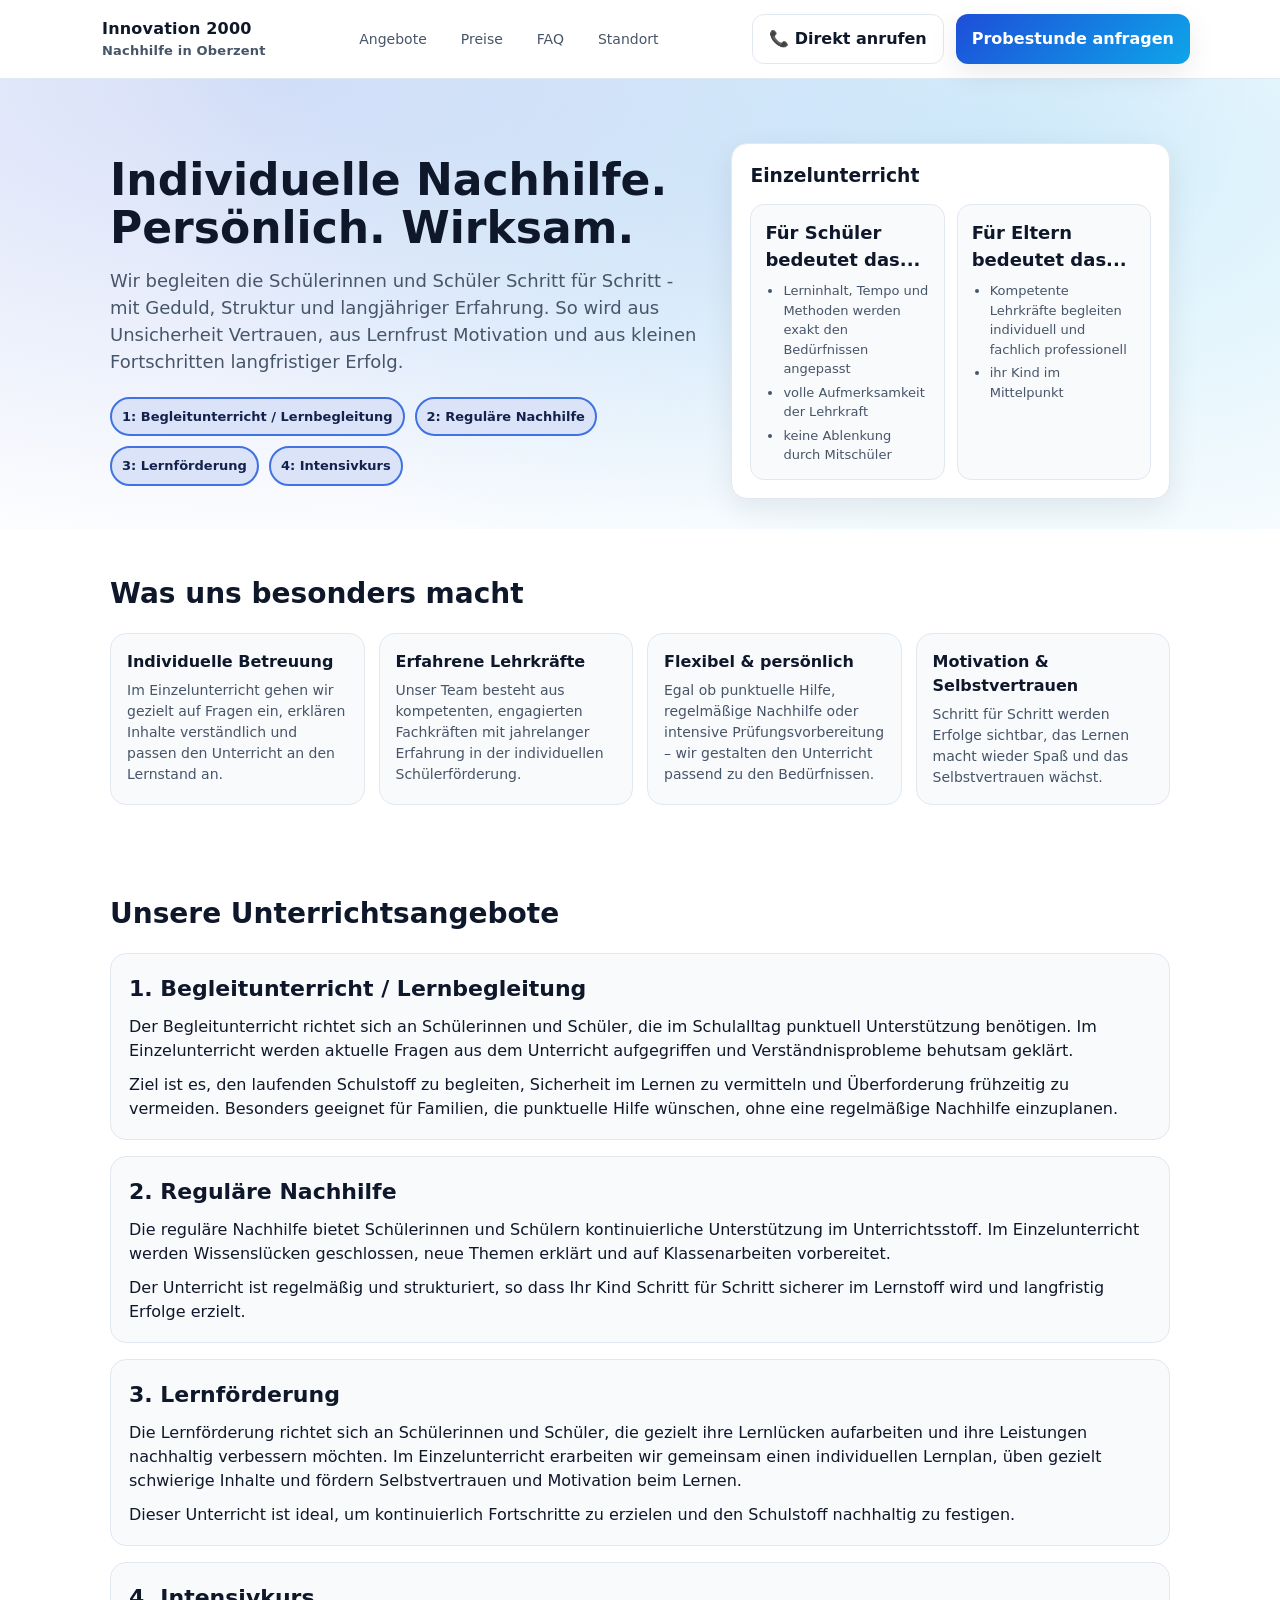
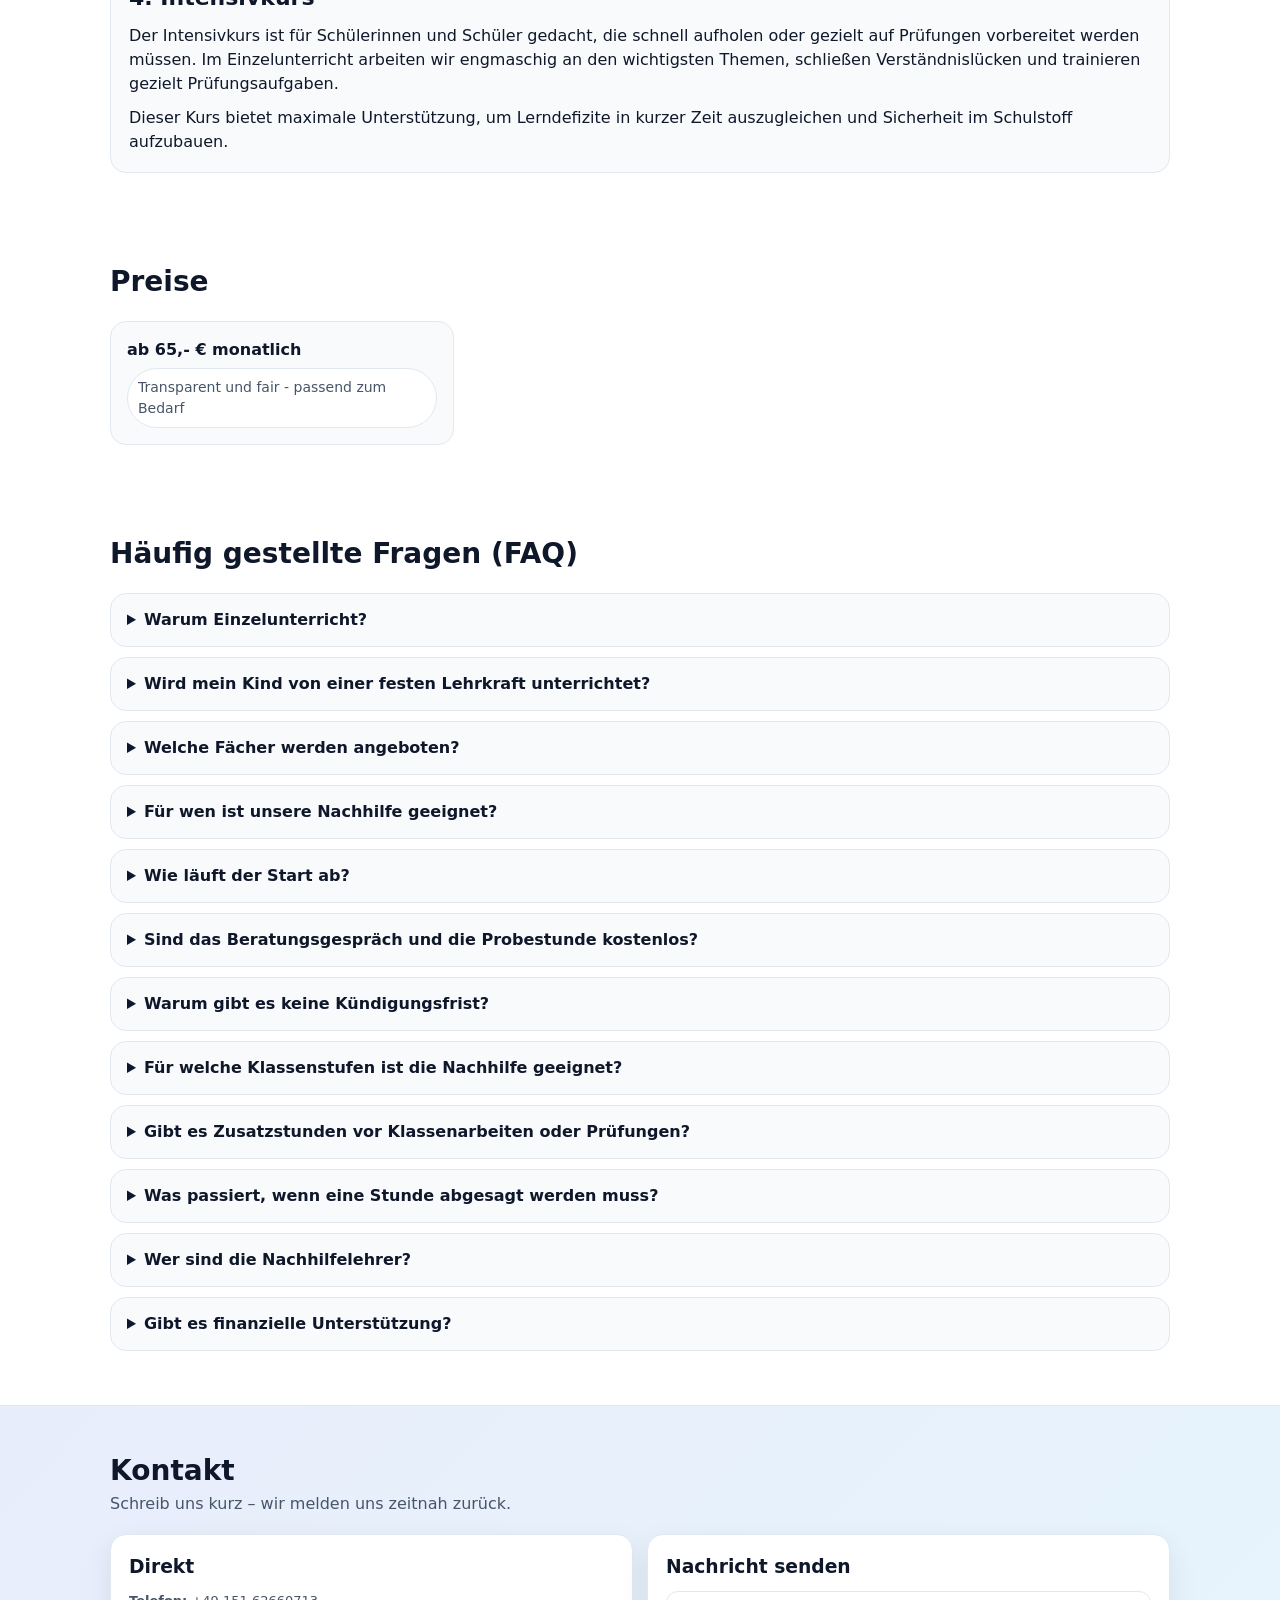
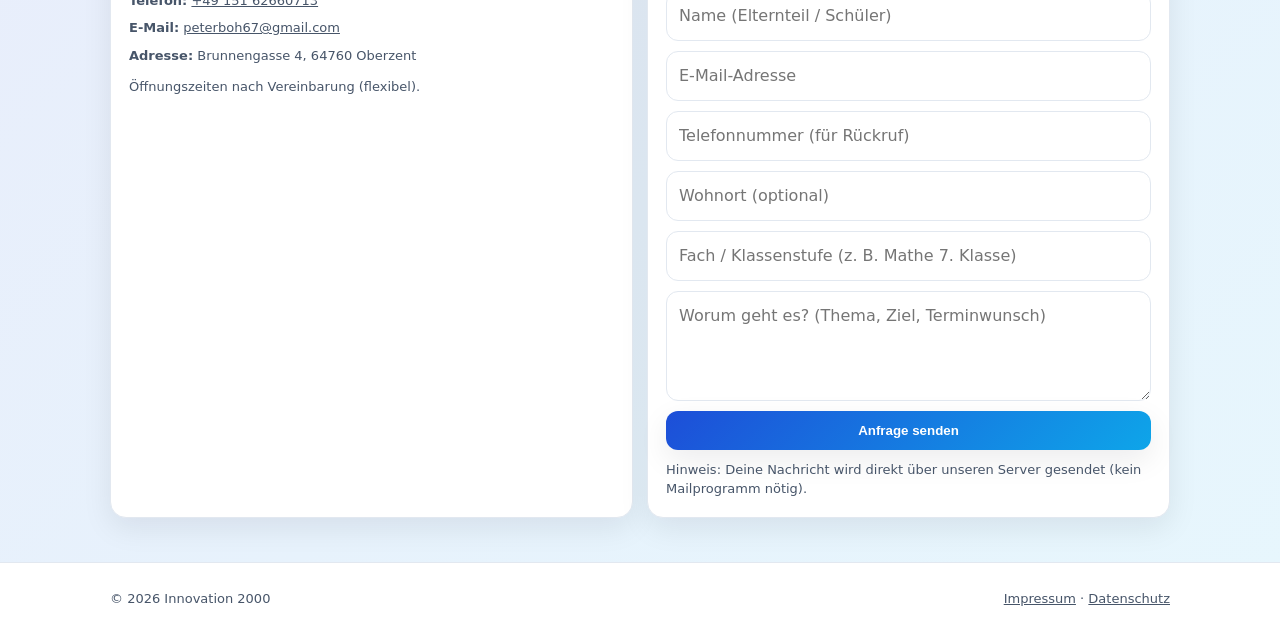
<file: index.html>
<!doctype html>
<html lang="de">
<head>
  <meta charset="utf-8" />
  <meta name="viewport" content="width=device-width, initial-scale=1" />
  <title>Innovation 2000 – Nachhilfe in Oberzent</title>
  <meta name="description" content="Innovation 2000: Individuelle 1:1 Nachhilfe in Oberzent (Beerfelden) und online. Mathe, Deutsch, Englisch u.v.m. Flexible Termine. Probestunde anfragen." />

  <link rel="stylesheet" href="styles.css" />
  <script defer src="script.js"></script>
</head>

<body id="top">

<header>
  <div class="container nav">
    <a class="brand" href="#top" aria-label="Zum Seitenanfang springen">
      <div>
        Innovation 2000<br><span class="small">Nachhilfe in Oberzent</span>
      </div>
    </a>

    <nav class="menu" aria-label="Navigation">
      <a href="#unterrichtsangebote">Angebote</a>
      <a href="#preise">Preise</a>
      <a href="#faq">FAQ</a>
      <a href="#kontakt">Standort</a>
    </nav>

    <div class="hero-actions">
      <a class="btn" href="tel:+4915162660713">📞 Direkt anrufen</a>
      <a class="btn primary" href="#kontakt">Probestunde anfragen</a>
    </div>
  </div>
</header>

<main>

  <section class="hero">
    <div class="container hero-grid">
      <div>
        <h1>Individuelle Nachhilfe. Persönlich. Wirksam.</h1>
        <p class="lead">
          Wir begleiten die Schülerinnen und Schüler Schritt für Schritt - mit Geduld, Struktur und langjähriger Erfahrung.
          So wird aus Unsicherheit Vertrauen, aus Lernfrust Motivation und aus kleinen Fortschritten langfristiger Erfolg.
        </p>
        <div class="pillrow" aria-label="Unterrichtsangebote">
          <a class="pill pill-link highlight-yellow" href="#angebot-begleitunterricht">1: Begleitunterricht / Lernbegleitung</a>
          <a class="pill pill-link highlight-green" href="#angebot-regulaere-nachhilfe">2: Reguläre Nachhilfe</a>
          <a class="pill pill-link highlight-purple" href="#angebot-lernfoerderung">3: Lernförderung</a>
          <a class="pill pill-link highlight-cyan" href="#angebot-intensivkurs">4: Intensivkurs</a>
        </div>
      </div>

      <div class="card">
        <h3 class="m0 mb6">Einzelunterricht</h3>

        <div class="stats stats-two">
          <div class="stat">
            <b>Für Schüler bedeutet das...</b>
            <ul class="small stat-list">
              <li>Lerninhalt, Tempo und Methoden werden exakt den Bedürfnissen angepasst</li>
              <li>volle Aufmerksamkeit der Lehrkraft</li>
              <li>keine Ablenkung durch Mitschüler</li>
            </ul>
          </div>
          <div class="stat">
            <b>Für Eltern bedeutet das...</b>
            <ul class="small stat-list">
              <li>Kompetente Lehrkräfte begleiten individuell und fachlich professionell</li>
              <li>ihr Kind im Mittelpunkt</li>
            </ul>
          </div>
        </div>
      </div>
    </div>
  </section>

  <section id="vorteile">
    <div class="container">
      <div class="section-title">
        <div>
          <h2>Was uns besonders macht</h2>
        </div>
      </div>

      <div class="grid4">
        <div class="feature">
          <h3>Individuelle Betreuung</h3>
          <p>Im Einzelunterricht gehen wir gezielt auf Fragen ein, erklären Inhalte verständlich und passen den Unterricht an den Lernstand an.</p>
        </div>
        <div class="feature">
          <h3>Erfahrene Lehrkräfte</h3>
          <p>Unser Team besteht aus kompetenten, engagierten Fachkräften mit jahrelanger Erfahrung in der individuellen Schülerförderung.</p>
        </div>
        <div class="feature">
          <h3>Flexibel &amp; persönlich</h3>
          <p>Egal ob punktuelle Hilfe, regelmäßige Nachhilfe oder intensive Prüfungsvorbereitung – wir gestalten den Unterricht passend zu den Bedürfnissen.</p>
        </div>
        <div class="feature">
          <h3>Motivation &amp; Selbstvertrauen</h3>
          <p>Schritt für Schritt werden Erfolge sichtbar, das Lernen macht wieder Spaß und das Selbstvertrauen wächst.</p>
        </div>
      </div>
    </div>
  </section>

  <section id="unterrichtsangebote">
    <div class="container">
      <div class="section-title">
        <div>
          <h2>Unsere Unterrichtsangebote</h2>
        </div>
      </div>

      <div class="offers-list">
        <article class="offer" id="angebot-begleitunterricht">
          <h3>1. Begleitunterricht / Lernbegleitung</h3>
          <p>
            Der Begleitunterricht richtet sich an Schülerinnen und Schüler, die im Schulalltag punktuell
            Unterstützung benötigen. Im Einzelunterricht werden aktuelle Fragen
            aus dem Unterricht aufgegriffen und Verständnisprobleme
            behutsam geklärt.
          </p>
          <p>
            Ziel ist es, den laufenden Schulstoff zu begleiten, Sicherheit im Lernen zu vermitteln und
            Überforderung frühzeitig zu vermeiden. Besonders geeignet für Familien, die punktuelle Hilfe
            wünschen, ohne eine regelmäßige Nachhilfe einzuplanen.
          </p>
        </article>

        <article class="offer" id="angebot-regulaere-nachhilfe">
          <h3>2. Reguläre Nachhilfe</h3>
          <p>
            Die reguläre Nachhilfe bietet Schülerinnen und Schülern kontinuierliche Unterstützung im
            Unterrichtsstoff. Im Einzelunterricht werden Wissenslücken
            geschlossen, neue Themen erklärt und auf Klassenarbeiten vorbereitet.
          </p>
          <p>
            Der Unterricht ist regelmäßig und strukturiert, so dass Ihr Kind Schritt für Schritt sicherer
            im Lernstoff wird und langfristig Erfolge erzielt.
          </p>
        </article>

        <article class="offer" id="angebot-lernfoerderung">
          <h3>3. Lernförderung</h3>
          <p>
            Die Lernförderung richtet sich an Schülerinnen und Schüler, die gezielt ihre Lernlücken
            aufarbeiten und ihre Leistungen nachhaltig verbessern möchten. Im Einzelunterricht erarbeiten
            wir gemeinsam einen individuellen Lernplan, üben gezielt
            schwierige Inhalte und fördern Selbstvertrauen und Motivation beim Lernen.
          </p>
          <p>
            Dieser Unterricht ist ideal, um kontinuierlich Fortschritte zu erzielen und den Schulstoff
            nachhaltig zu festigen.
          </p>
        </article>

        <article class="offer" id="angebot-intensivkurs">
          <h3>4. Intensivkurs</h3>
          <p>
            Der Intensivkurs ist für Schülerinnen und Schüler gedacht, die schnell aufholen oder gezielt auf
            Prüfungen vorbereitet werden müssen. Im Einzelunterricht arbeiten wir
            engmaschig an den wichtigsten Themen, schließen Verständnislücken und trainieren gezielt
            Prüfungsaufgaben.
          </p>
          <p>
            Dieser Kurs bietet maximale Unterstützung, um Lerndefizite in kurzer Zeit auszugleichen und
            Sicherheit im Schulstoff aufzubauen.
          </p>
        </article>
      </div>
    </div>
  </section>

  <section id="preise">
    <div class="container">
      <div class="section-title">
        <div>
          <h2>Preise</h2>
        </div>
      </div>

      <div class="grid3">
        <div class="feature">
          <h3>ab 65,- € monatlich</h3>
          <p class="pill m0">Transparent und fair - passend zum Bedarf</p>
        </div>
      </div>

    </div>
  </section>

  <section id="faq" class="faq">
    <div class="container">
      <div class="section-title">
        <div>
          <h2>Häufig gestellte Fragen (FAQ)</h2>
        </div>
      </div>

      <details>
        <summary>Warum Einzelunterricht?</summary>
        <p>Einzelunterricht ist die effektivste Form der Nachhilfe. Ihr Kind erhält die volle Aufmerksamkeit der Lehrkraft. Lerninhalte, Tempo und Methoden werden exakt auf den individuellen Bedarf abgestimmt. So können Wissenslücken gezielt geschlossen, Noten nachhaltig verbessert und neues Selbstvertrauen aufgebaut werden.</p>
      </details>
      <details>
        <summary>Wird mein Kind von einer festen Lehrkraft unterrichtet?</summary>
        <p>Ja. Jeder Schüler wird dauerhaft von einer festen Lehrkraft betreut. Diese Kontinuität sorgt für Vertrauen, Stabilität und eine effektive Lernentwicklung. Die Lehrkraft kennt den Leistungsstand genau, verfolgt die Fortschritte kontinuierlich und kann den Unterricht optimal anpassen. Das steigert Motivation, Sicherheit und Lernerfolg.</p>
      </details>
      <details>
        <summary>Welche Fächer werden angeboten?</summary>
        <p>Wir bieten qualifizierte Nachhilfe in Mathematik, Deutsch und Englisch sowie in weiteren Schulfächern und allen Lernfeldern kaufmännischer Ausbildungen an. Ziel ist nicht nur das Bestehen, sondern auch eine deutliche Leistungssteigerung.</p>
      </details>
      <details>
        <summary>Für wen ist unsere Nachhilfe geeignet?</summary>
        <p>Wir begleiten Schülerinnen und Schüler der Grundschule, der Sekundarstufe I (Klasse 5–10), der Sekundarstufe II mit gezielter Abiturvorbereitung sowie Auszubildende in kaufmännischen Berufen.</p>
      </details>
      <details>
        <summary>Wie läuft der Start ab?</summary>
        <p>Zu Beginn führen wir ein unverbindliches Beratungsgespräch, analysieren die aktuelle Lernsituation und definieren klare Ziele. Anschließend findet eine Probestunde statt. Auf dieser Grundlage erstellen wir einen individuellen Förderplan.</p>
      </details>
      <details>
        <summary>Sind das Beratungsgespräch und die Probestunde kostenlos?</summary>
        <p>Ja. Beratungsgespräch und Probestunde sind kostenlos und unverbindlich.</p>
      </details>
      <details>
        <summary>Warum gibt es keine Kündigungsfrist?</summary>
        <p>Wir möchten, dass Sie aus Überzeugung bei uns bleiben - nicht aufgrund vertraglicher Bindung. Deshalb gibt es keine feste Kündigungsfrist.</p>
      </details>
      <details>
        <summary>Für welche Klassenstufen ist die Nachhilfe geeignet?</summary>
        <p>Unsere Förderung richtet sich an Schülerinnen und Schüler aller Klassenstufen - von der Grundschule bis zur Oberstufe. Auch die gezielte Vorbereitung auf Abschlussprüfungen und wichtige Leistungsnachweise gehört zu unserem Schwerpunkt.</p>
      </details>
      <details>
        <summary>Gibt es Zusatzstunden vor Klassenarbeiten oder Prüfungen?</summary>
        <p>Ja. Vor wichtigen Klassenarbeiten oder Prüfungen bieten wir bei Bedarf zusätzliche Termine an. So stellen wir sicher, dass Ihr Kind optimal vorbereitet ist und mit einem sicheren Gefühl in die Klassenarbeit geht.</p>
      </details>
      <details>
        <summary>Was passiert, wenn eine Stunde abgesagt werden muss?</summary>
        <p>Bei rechtzeitiger Absage wird die Stunde selbstverständlich zu einem späteren Zeitpunkt nachgeholt.</p>
      </details>
      <details>
        <summary>Wer sind die Nachhilfelehrer?</summary>
        <p>Unsere Lehrkräfte verfügen über langjährige Unterrichtserfahrung und fundierte Fachkenntnisse. Sie arbeiten strukturiert, zielorientiert und mit einem klaren Blick für individuelle Lernstrategien. Dank ihrer Erfahrung erkennen sie schnell Lernlücken und setzen gezielte Maßnahmen um, die zu messbaren Erfolgen führen.</p>
      </details>
      <details>
        <summary>Gibt es finanzielle Unterstützung?</summary>
        <p>In bestimmten Fällen kann die Nachhilfe über das Bildungs- und Teilhabepaket gefördert werden. Informationen dazu finden Sie beim Bundesministerium für Arbeit und Soziales oder bei der Bundesagentur für Arbeit. Gerne unterstützen wir Sie auch bei Fragen zur Antragstellung.</p>
      </details>
    </div>
  </section>

  <section id="kontakt" class="contact">
    <div class="container">
      <div class="section-title">
        <div>
          <h2>Kontakt</h2>
          <p class="sub">Schreib uns kurz – wir melden uns zeitnah zurück.</p>
        </div>
      </div>

      <div class="grid2">
        <div class="card">
          <h3 class="m0 mb10">Direkt</h3>
          <p class="small m0 mb8"><b>Telefon:</b> <a href="tel:+4915162660713">+49 151 62660713</a></p>
          <p class="small m0 mb8"><b>E-Mail:</b> <a href="mailto:peterboh67@gmail.com">peterboh67@gmail.com</a></p>
          <p class="small m0"><b>Adresse:</b> Brunnengasse 4, 64760 Oberzent</p>
          <p class="small mt12 m0">Öffnungszeiten nach Vereinbarung (flexibel).</p>
        </div>

        <div class="card">
          <h3 class="m0 mb10">Nachricht senden</h3>

          <form id="contactForm" action="send.php" method="post" novalidate>
            <!-- Honeypot (Bots füllen das aus) -->
            <input type="text" name="company" tabindex="-1" autocomplete="off" class="hp" aria-hidden="true">

            <input type="text" name="name" placeholder="Name (Elternteil / Schüler)" autocomplete="name" required>
            <input type="email" name="email" placeholder="E-Mail-Adresse" autocomplete="email" required>

            <input type="tel" name="phone" placeholder="Telefonnummer (für Rückruf)" autocomplete="tel" required>

            <input type="text" name="city" placeholder="Wohnort (optional)" autocomplete="address-level2">

            <input type="text" name="topic" placeholder="Fach / Klassenstufe (z. B. Mathe 7. Klasse)">

            <textarea name="message" placeholder="Worum geht es? (Thema, Ziel, Terminwunsch)" required></textarea>

            <button class="btn primary" type="submit">Anfrage senden</button>
            <p class="small m0" id="formHint"></p>
          </form>

        </div>
      </div>
    </div>
  </section>

</main>

<footer>
  <div class="container footer-row">
    <div>© <span id="y"></span> Innovation 2000</div>
    <div>
      <a href="impressum.html" class="small">Impressum</a> ·
      <a href="datenschutz.html" class="small">Datenschutz</a>
    </div>
  </div>
</footer>

</body>
</html>
</file>
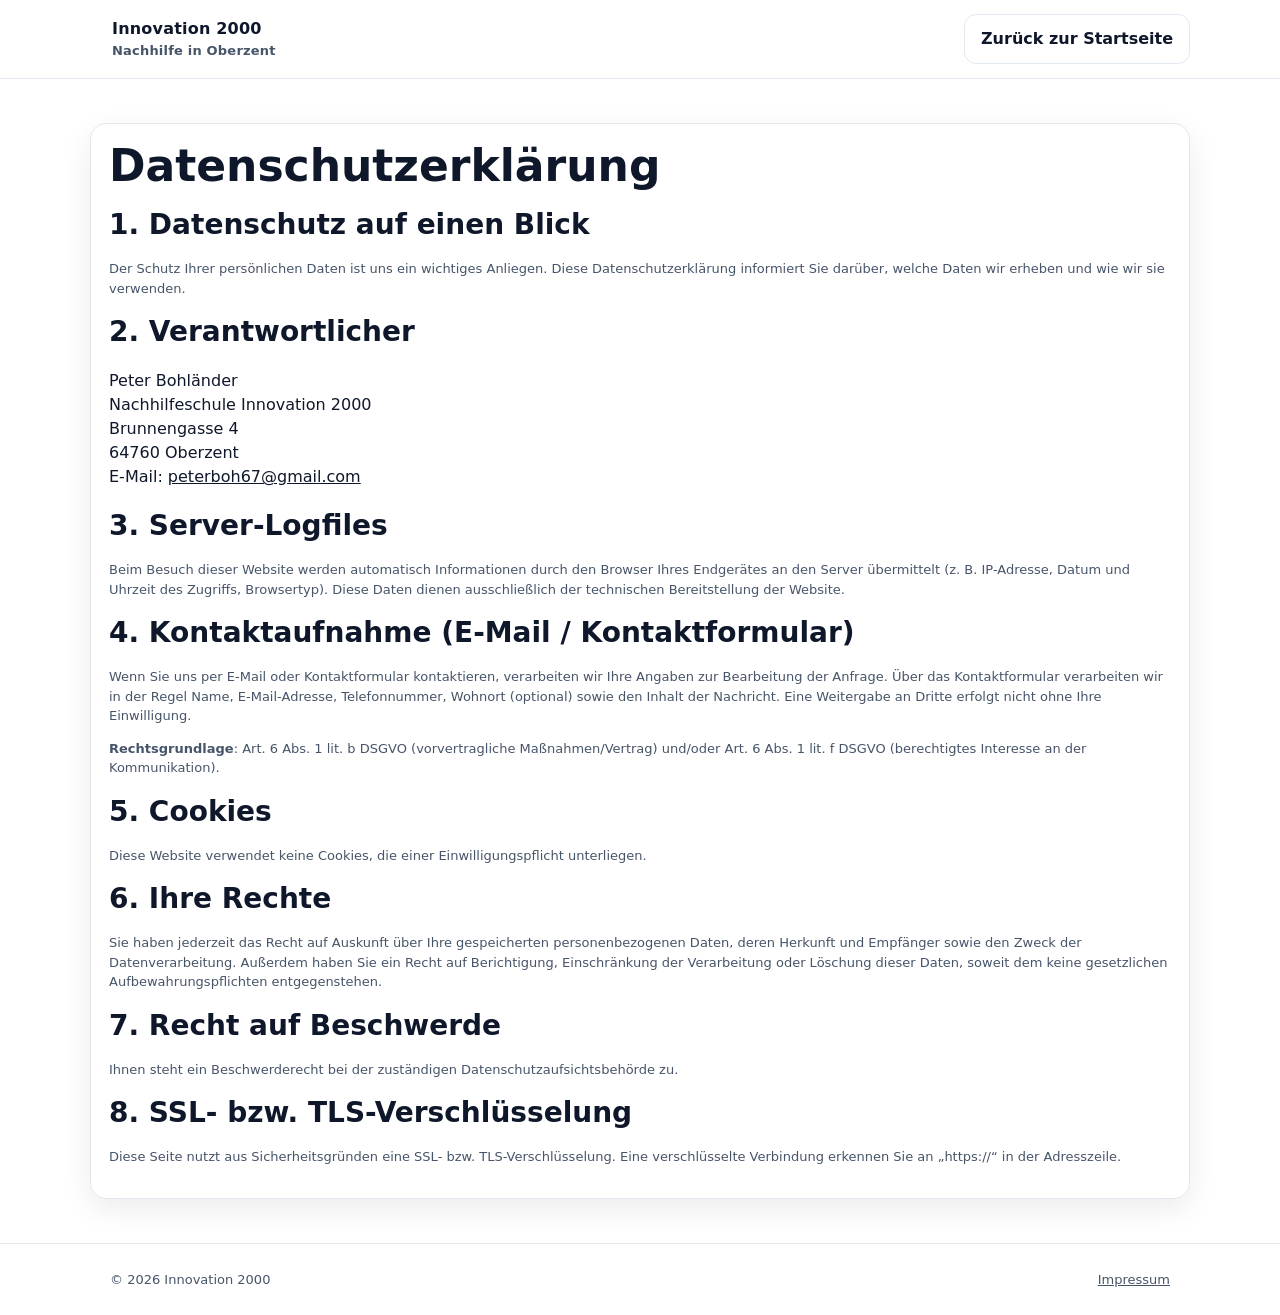
<file: datenschutz.html>
<!doctype html>
<html lang="de">
<head>
  <meta charset="utf-8">
  <title>Datenschutz – Innovation 2000</title>
  <meta name="viewport" content="width=device-width, initial-scale=1">
  <link rel="stylesheet" href="styles.css">
  <script defer src="script.js"></script>
</head>
<body>

<header>
  <div class="container nav">
    <div class="brand">
      <div class="logo" aria-hidden="true"></div>
      <div>Innovation 2000<br><span class="small">Nachhilfe in Oberzent</span></div>
    </div>
    <a class="btn" href="index.html">Zurück zur Startseite</a>
  </div>
</header>

<main>
  <section>
    <div class="container card">
      <h1>Datenschutzerklärung</h1>

      <h2>1. Datenschutz auf einen Blick</h2>
      <p class="small">
        Der Schutz Ihrer persönlichen Daten ist uns ein wichtiges Anliegen. Diese Datenschutzerklärung informiert Sie darüber,
        welche Daten wir erheben und wie wir sie verwenden.
      </p>

      <h2>2. Verantwortlicher</h2>
      <p>
        Peter Bohländer<br>
        Nachhilfeschule Innovation 2000<br>
        Brunnengasse 4<br>
        64760 Oberzent<br>
        E-Mail: <a href="mailto:peterboh67@gmail.com">peterboh67@gmail.com</a>
      </p>

      <h2>3. Server-Logfiles</h2>
      <p class="small">
        Beim Besuch dieser Website werden automatisch Informationen durch den Browser Ihres Endgerätes an den Server übermittelt
        (z. B. IP-Adresse, Datum und Uhrzeit des Zugriffs, Browsertyp). Diese Daten dienen ausschließlich der technischen Bereitstellung der Website.
      </p>

      <h2>4. Kontaktaufnahme (E-Mail / Kontaktformular)</h2>
      <p class="small">
        Wenn Sie uns per E-Mail oder Kontaktformular kontaktieren, verarbeiten wir Ihre Angaben zur Bearbeitung der Anfrage.
        Über das Kontaktformular verarbeiten wir in der Regel Name, E-Mail-Adresse, Telefonnummer, Wohnort (optional) sowie den Inhalt der Nachricht.
        Eine Weitergabe an Dritte erfolgt nicht ohne Ihre Einwilligung.
      </p>
      <p class="small">
        <strong>Rechtsgrundlage</strong>: Art. 6 Abs. 1 lit. b DSGVO (vorvertragliche Maßnahmen/Vertrag) und/oder Art. 6 Abs. 1 lit. f DSGVO
        (berechtigtes Interesse an der Kommunikation).
      </p>

      <h2>5. Cookies</h2>
      <p class="small">
        Diese Website verwendet keine Cookies, die einer Einwilligungspflicht unterliegen.
      </p>

      <h2>6. Ihre Rechte</h2>
      <p class="small">
        Sie haben jederzeit das Recht auf Auskunft über Ihre gespeicherten personenbezogenen Daten, deren Herkunft und Empfänger sowie den Zweck der Datenverarbeitung.
        Außerdem haben Sie ein Recht auf Berichtigung, Einschränkung der Verarbeitung oder Löschung dieser Daten, soweit dem keine gesetzlichen Aufbewahrungspflichten entgegenstehen.
      </p>

      <h2>7. Recht auf Beschwerde</h2>
      <p class="small">
        Ihnen steht ein Beschwerderecht bei der zuständigen Datenschutzaufsichtsbehörde zu.
      </p>

      <h2>8. SSL- bzw. TLS-Verschlüsselung</h2>
      <p class="small">
        Diese Seite nutzt aus Sicherheitsgründen eine SSL- bzw. TLS-Verschlüsselung. Eine verschlüsselte Verbindung erkennen Sie an „https://“ in der Adresszeile.
      </p>
    </div>
  </section>
</main>

<footer>
  <div class="container footer-row">
    <div>© <span id="y"></span> Innovation 2000</div>
    <div>
      <a href="impressum.html" class="small">Impressum</a>
    </div>
  </div>
</footer>

</body>
</html>
</file>
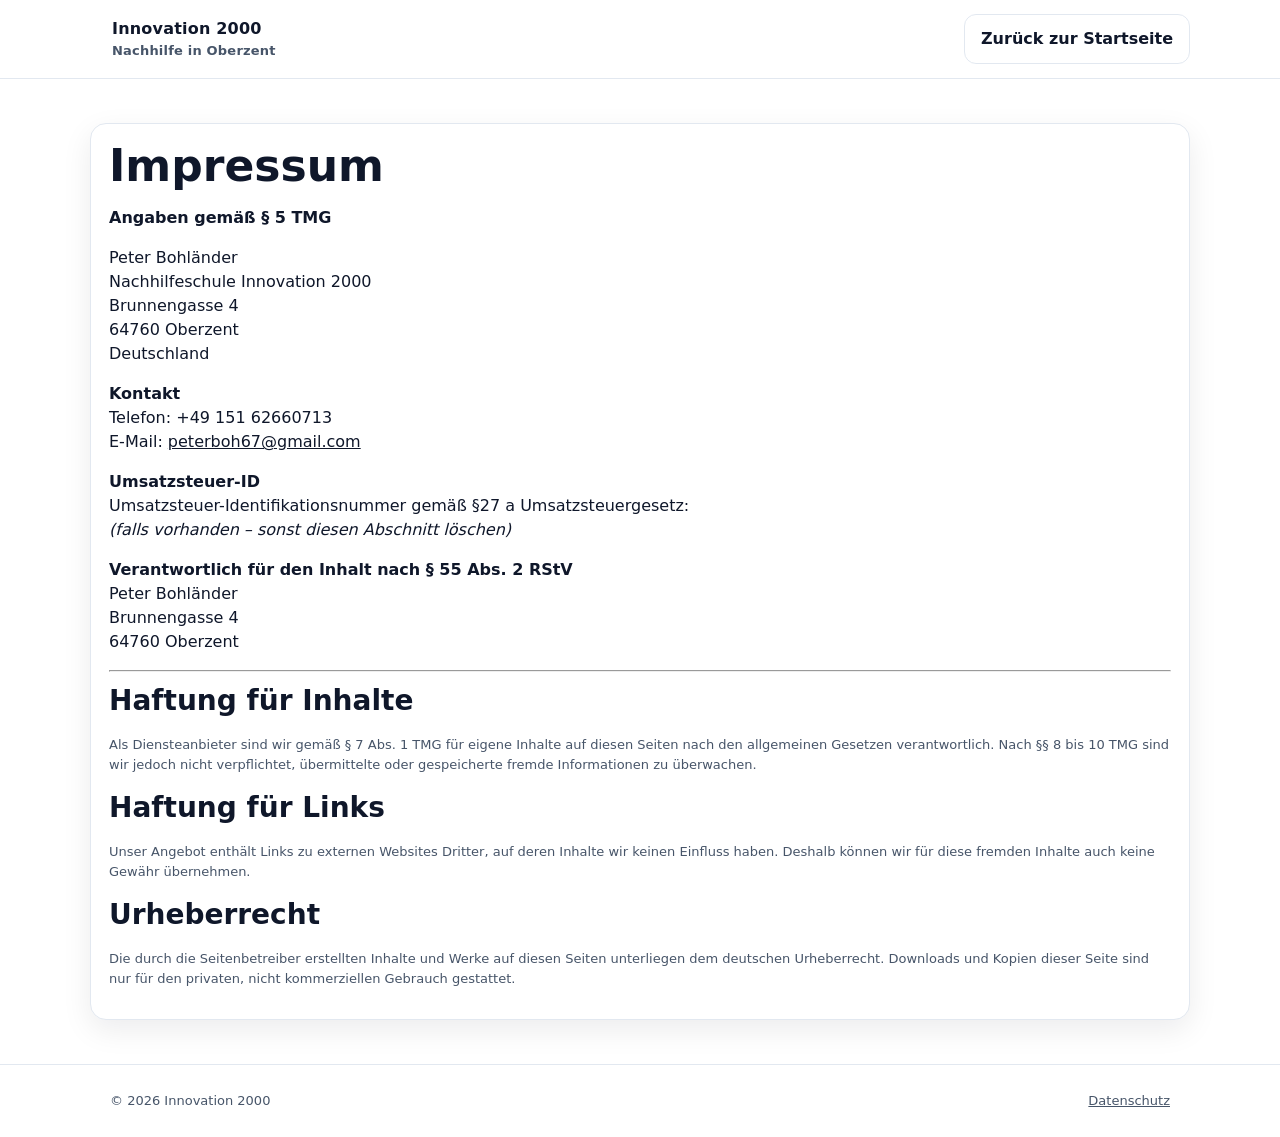
<file: impressum.html>
<!doctype html>
<html lang="de">
<head>
  <meta charset="utf-8">
  <title>Impressum – Innovation 2000</title>
  <meta name="viewport" content="width=device-width, initial-scale=1">
  <link rel="stylesheet" href="styles.css">
  <script defer src="script.js"></script>
</head>
<body>

<header>
  <div class="container nav">
    <div class="brand">
      <div class="logo" aria-hidden="true"></div>
      <div>Innovation 2000<br><span class="small">Nachhilfe in Oberzent</span></div>
    </div>
    <a class="btn" href="index.html">Zurück zur Startseite</a>
  </div>
</header>

<main>
  <section>
    <div class="container card">
      <h1>Impressum</h1>

      <p><strong>Angaben gemäß § 5 TMG</strong></p>

      <p>
        Peter Bohländer<br>
        Nachhilfeschule Innovation 2000<br>
        Brunnengasse 4<br>
        64760 Oberzent<br>
        Deutschland
      </p>

      <p>
        <strong>Kontakt</strong><br>
        Telefon: +49 151 62660713<br>
        E-Mail: <a href="mailto:peterboh67@gmail.com">peterboh67@gmail.com</a>
      </p>

      <p>
        <strong>Umsatzsteuer-ID</strong><br>
        Umsatzsteuer-Identifikationsnummer gemäß §27 a Umsatzsteuergesetz:<br>
        <em>(falls vorhanden – sonst diesen Abschnitt löschen)</em>
      </p>

      <p>
        <strong>Verantwortlich für den Inhalt nach § 55 Abs. 2 RStV</strong><br>
        Peter Bohländer<br>
        Brunnengasse 4<br>
        64760 Oberzent
      </p>

      <hr>

      <h2>Haftung für Inhalte</h2>
      <p class="small">
        Als Diensteanbieter sind wir gemäß § 7 Abs. 1 TMG für eigene Inhalte auf diesen Seiten nach den allgemeinen Gesetzen verantwortlich.
        Nach §§ 8 bis 10 TMG sind wir jedoch nicht verpflichtet, übermittelte oder gespeicherte fremde Informationen zu überwachen.
      </p>

      <h2>Haftung für Links</h2>
      <p class="small">
        Unser Angebot enthält Links zu externen Websites Dritter, auf deren Inhalte wir keinen Einfluss haben.
        Deshalb können wir für diese fremden Inhalte auch keine Gewähr übernehmen.
      </p>

      <h2>Urheberrecht</h2>
      <p class="small">
        Die durch die Seitenbetreiber erstellten Inhalte und Werke auf diesen Seiten unterliegen dem deutschen Urheberrecht.
        Downloads und Kopien dieser Seite sind nur für den privaten, nicht kommerziellen Gebrauch gestattet.
      </p>
    </div>
  </section>
</main>

<footer>
  <div class="container footer-row">
    <div>© <span id="y"></span> Innovation 2000</div>
    <div>
      <a href="datenschutz.html" class="small">Datenschutz</a>
    </div>
  </div>
</footer>

</body>
</html>
</file>
<file: styles.css>
/* ====== Theme Tokens (Default = Light) ====== */
:root{
  --bg:#ffffff;
  --text:#0f172a;
  --muted:#475569;
  --card:#f8fafc;
  --panel:#ffffff;
  --line:#e2e8f0;

  --primary:#1d4ed8;
  --primary2:#0ea5e9;

  --radius:16px;
  --shadow: 0 10px 30px rgba(2,6,23,.08);
  --container-pad: 20px;

  color-scheme: light dark; /* lässt Browser-Controls (Formulare etc.) passend rendern */
}

/* ====== Auto Dark Mode (System) ====== */
@media (prefers-color-scheme: dark){
  :root{
    --bg:#0b1220;
    --text:#e5e7eb;
    --muted:#9aa4b2;
    --card:#0f172a;
    --panel:#0b1220;
    --line:#1f2a44;

    --shadow: 0 10px 30px rgba(0,0,0,.35);
  }
}

/* ====== Base ====== */
*{ box-sizing:border-box; }
html{ scroll-behavior:smooth; }
body{
  margin:0;
  font-family: system-ui, -apple-system, Segoe UI, Roboto, Helvetica, Arial, "Apple Color Emoji","Segoe UI Emoji";
  background:var(--bg);
  color:var(--text);
  line-height:1.5;
}
a{ color:inherit; }
.container{ max-width:1100px; margin:0 auto; padding:0 var(--container-pad); }

/* Helpers */
.small{ font-size:13px; color:var(--muted); }
.m0{ margin:0; }
.mb6{ margin-bottom:6px; }
.mb8{ margin-bottom:8px; }
.mb10{ margin-bottom:10px; }
.mb14{ margin-bottom:14px; }
.mt10{ margin-top:10px; }
.mt12{ margin-top:12px; }
.mt14{ margin-top:14px; }

/* Honeypot hidden */
.hp{
  position:absolute !important;
  left:-9999px !important;
  width:1px !important;
  height:1px !important;
  overflow:hidden !important;
}

/* ====== Header / Nav ====== */
header{
  position:sticky;
  top:0;
  background: color-mix(in srgb, var(--panel) 92%, transparent);
  backdrop-filter: blur(10px);
  border-bottom:1px solid var(--line);
  z-index:10;
}
.nav{
  display:flex;
  align-items:center;
  justify-content:space-between;
  padding:14px 0;
  padding-left:12px;
  gap:16px;
}
.brand{ display:flex; gap:10px; align-items:center; font-weight:800; letter-spacing:.2px; text-decoration:none; color:var(--text); }
.brand .small{ display:block; margin:0; }
.menu{ display:flex; gap:14px; flex-wrap:wrap; justify-content:flex-end; }
.menu a{
  font-size:14px;
  color:var(--muted);
  text-decoration:none;
  padding:8px 10px;
  border-radius:10px;
}
.menu a:hover{
  background: color-mix(in srgb, var(--card) 80%, transparent);
  color:var(--text);
}

/* ====== Buttons ====== */
.btn{
  display:inline-flex;
  align-items:center;
  justify-content:center;
  padding:12px 16px;
  border-radius:12px;
  border:1px solid var(--line);
  text-decoration:none;
  font-weight:700;
  gap:10px;
  background: color-mix(in srgb, var(--panel) 88%, transparent);
}
.btn.primary{
  background: linear-gradient(135deg,var(--primary),var(--primary2));
  color:#fff;
  border:none;
  box-shadow: var(--shadow);
}
.btn:hover{ transform: translateY(-1px); }

/* ====== Hero ====== */
.hero{
  padding:64px 0 30px;
  background:
    radial-gradient(1000px 500px at 20% 0%, color-mix(in srgb, var(--primary) 18%, transparent), transparent),
    radial-gradient(900px 500px at 80% 20%, color-mix(in srgb, var(--primary2) 18%, transparent), transparent);
}
.hero-grid{
  display:grid;
  grid-template-columns: 1.15fr .85fr;
  gap:28px;
  align-items:center;
}
h1{ font-size:44px; line-height:1.1; margin:0 0 14px; }
.lead{ font-size:18px; color:var(--muted); margin:0 0 22px; }
.hero-actions{ display:flex; gap:12px; flex-wrap:wrap; }
.pillrow{ display:flex; gap:10px; flex-wrap:wrap; margin-top:18px; }
.pill{
  font-size:13px;
  color:var(--muted);
  border:1px solid var(--line);
  background: var(--panel);
  padding:8px 10px;
  border-radius:999px;
}
.pill-link{
  color:var(--text);
  font-weight:700;
  text-decoration:none;
  border-width:2px;
}
.pill-link:hover{
  transform: translateY(-1px);
}
.highlight-yellow,
.highlight-green,
.highlight-purple,
.highlight-cyan{
  background: color-mix(in srgb, var(--primary) 16%, var(--panel));
  border-color: color-mix(in srgb, var(--primary) 70%, #93c5fd);
  color: color-mix(in srgb, var(--text) 80%, var(--primary));
}


.offers-list{
  display:grid;
  gap:16px;
}
.offer{
  background: var(--card);
  border:1px solid var(--line);
  border-radius:var(--radius);
  padding:18px;
}
.offer h3{
  margin:0 0 10px;
  font-size:22px;
}
.offer p{
  margin:0 0 10px;
}
.offer p:last-child{
  margin-bottom:0;
}

/* ====== Cards / Blocks ====== */
.card{
  background: var(--panel);
  border:1px solid var(--line);
  border-radius:var(--radius);
  box-shadow: var(--shadow);
  padding:18px;
}
.stats{ display:grid; grid-template-columns: repeat(3,1fr); gap:12px; margin-top:14px; }
.stats-two{ grid-template-columns: repeat(2,1fr); }
.stat{
  background: var(--card);
  border:1px solid var(--line);
  border-radius:14px;
  padding:14px;
}
.stat b{ display:block; font-size:18px; }

.stat-list{
  margin:8px 0 0;
  padding-left:18px;
}
.stat-list li{
  margin-bottom:4px;
}
.stat-list li:last-child{
  margin-bottom:0;
}

/* ====== Sections ====== */
section{ padding:44px 0; }
section[id], article[id]{ scroll-margin-top: calc(var(--header-offset, 96px) + 12px); }
.section-title{
  display:flex;
  align-items:flex-end;
  justify-content:space-between;
  gap:20px;
  margin-bottom:18px;
}
h2{ margin:0; font-size:28px; }
.sub{ margin:0; color:var(--muted); }

.grid3{ display:grid; grid-template-columns: repeat(3,1fr); gap:14px; }
.grid4{ display:grid; grid-template-columns: repeat(4,1fr); gap:14px; }
.grid2{ display:grid; grid-template-columns: 1fr 1fr; gap:14px; }

.feature{
  background: var(--card);
  border:1px solid var(--line);
  border-radius:var(--radius);
  padding:16px;
}
.feature h3{ margin:0 0 6px; font-size:16px; }
.feature p{ margin:0; color:var(--muted); font-size:14px; }

.list{ margin:10px 0 0; padding-left:18px; color:var(--muted); }

/* Steps */
.steps{ counter-reset: step; }
.step{
  background: var(--card);
  border:1px solid var(--line);
  border-radius:var(--radius);
  padding:16px;
  position:relative;
}
.step:before{
  counter-increment: step;
  content: counter(step);
  position:absolute; top:14px; right:14px;
  width:28px; height:28px; border-radius:10px;
  background: linear-gradient(135deg,var(--primary),var(--primary2));
  color:white;
  display:flex; align-items:center; justify-content:center;
  font-weight:800;
  box-shadow: var(--shadow);
}

/* FAQ */
.faq details{
  background: var(--card);
  border:1px solid var(--line);
  border-radius:var(--radius);
  padding:14px 16px;
  margin-bottom:10px;
}
.faq summary{ cursor:pointer; font-weight:700; }
.faq p{ margin:10px 0 0; color:var(--muted); }

/* Contact */
.contact{
  background: linear-gradient(
    135deg,
    color-mix(in srgb, var(--primary) 10%, transparent),
    color-mix(in srgb, var(--primary2) 10%, transparent)
  );
  border-top:1px solid var(--line);
}
form{ display:grid; gap:10px; }
input, textarea{
  width:100%;
  padding:12px 12px;
  border-radius:12px;
  border:1px solid var(--line);
  font:inherit;
  background: var(--panel);
  color: var(--text);
}
textarea{ min-height:110px; resize:vertical; }

/* Footer */
footer{ padding:26px 0; border-top:1px solid var(--line); color:var(--muted); font-size:13px; }
.footer-row{
  display:flex; gap:12px; flex-wrap:wrap;
  justify-content:space-between; align-items:center;
}

/* Responsive */
@media (max-width: 900px){
  .hero-grid{ grid-template-columns:1fr; }
  h1{ font-size:36px; }
  .grid3{ grid-template-columns:1fr; }
  .grid4{ grid-template-columns:1fr; }
  .grid2{ grid-template-columns:1fr; }
  .stats{ grid-template-columns:1fr; }
  .menu{ display:none; }
}

@media (max-width: 640px){
  :root{
    --container-pad: 24px;
  }

  .brand{
    margin-inline-start: 0;
  }
}
</file>
